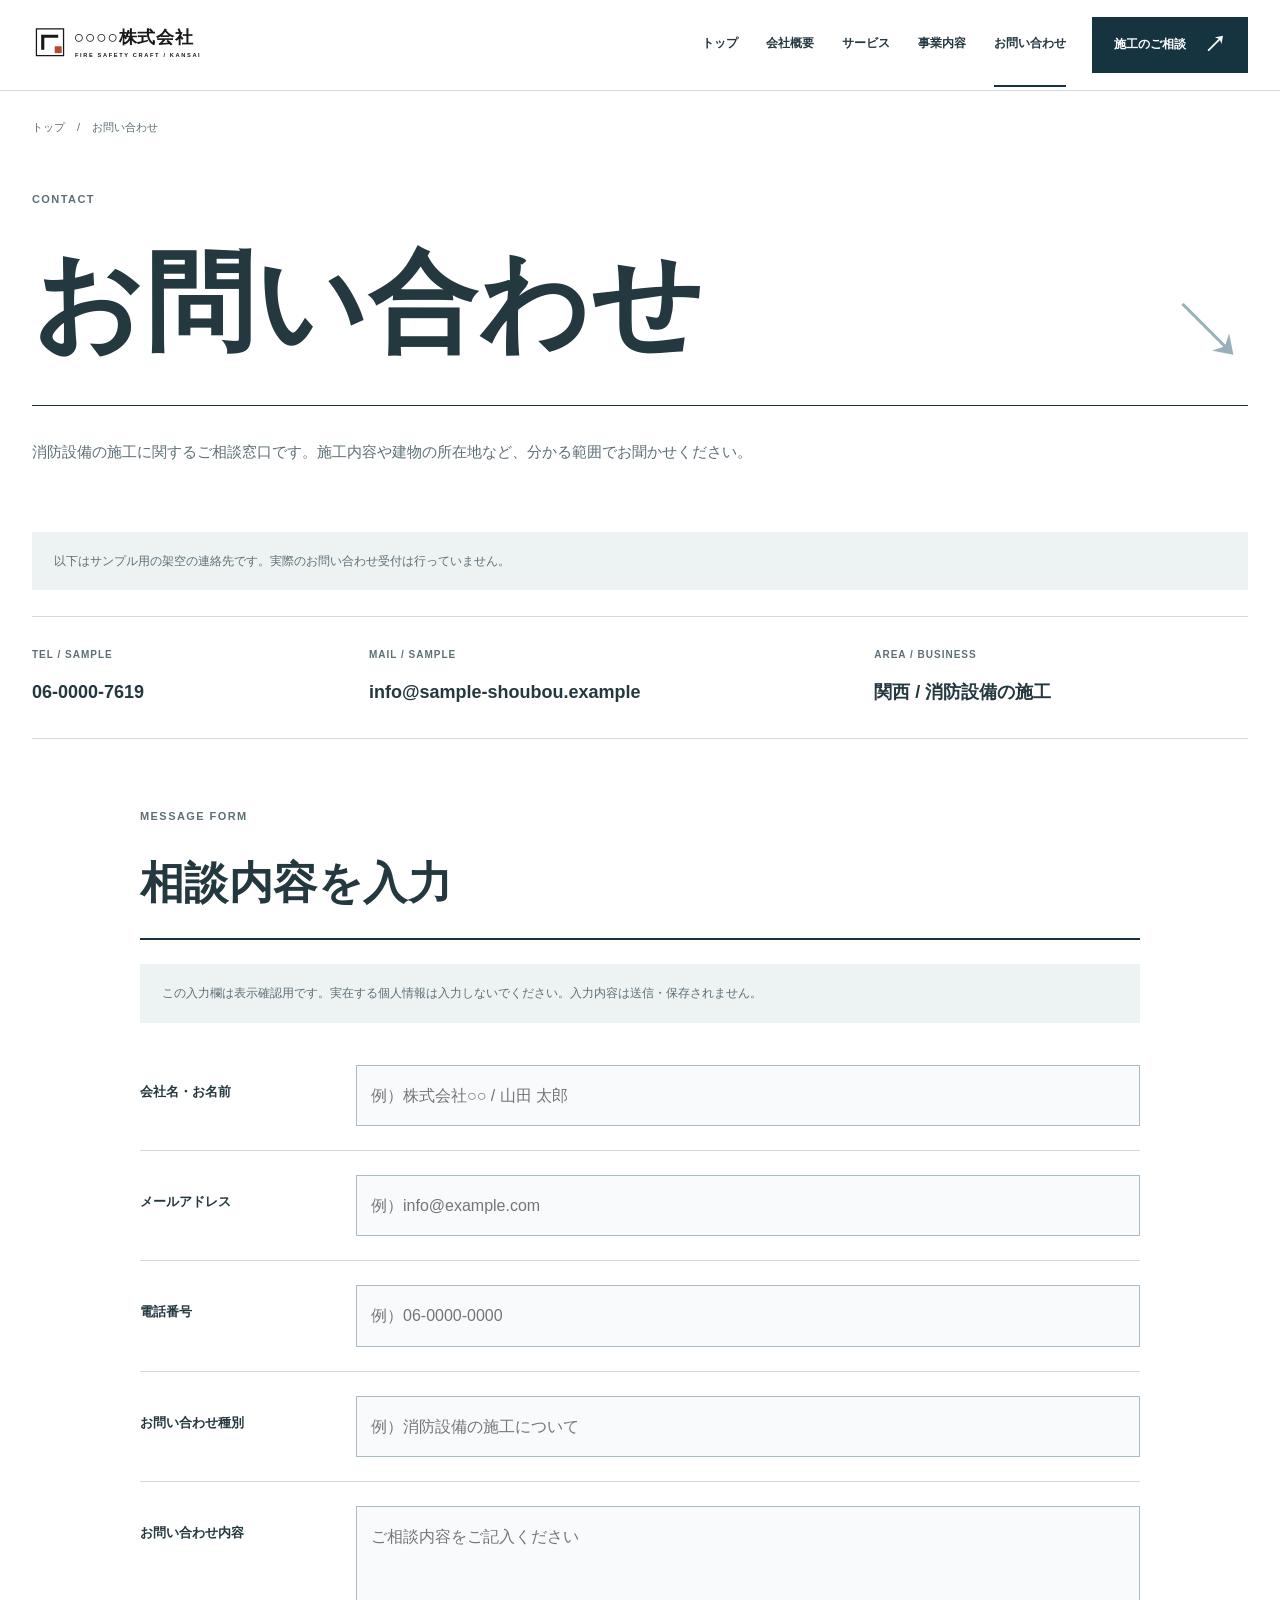
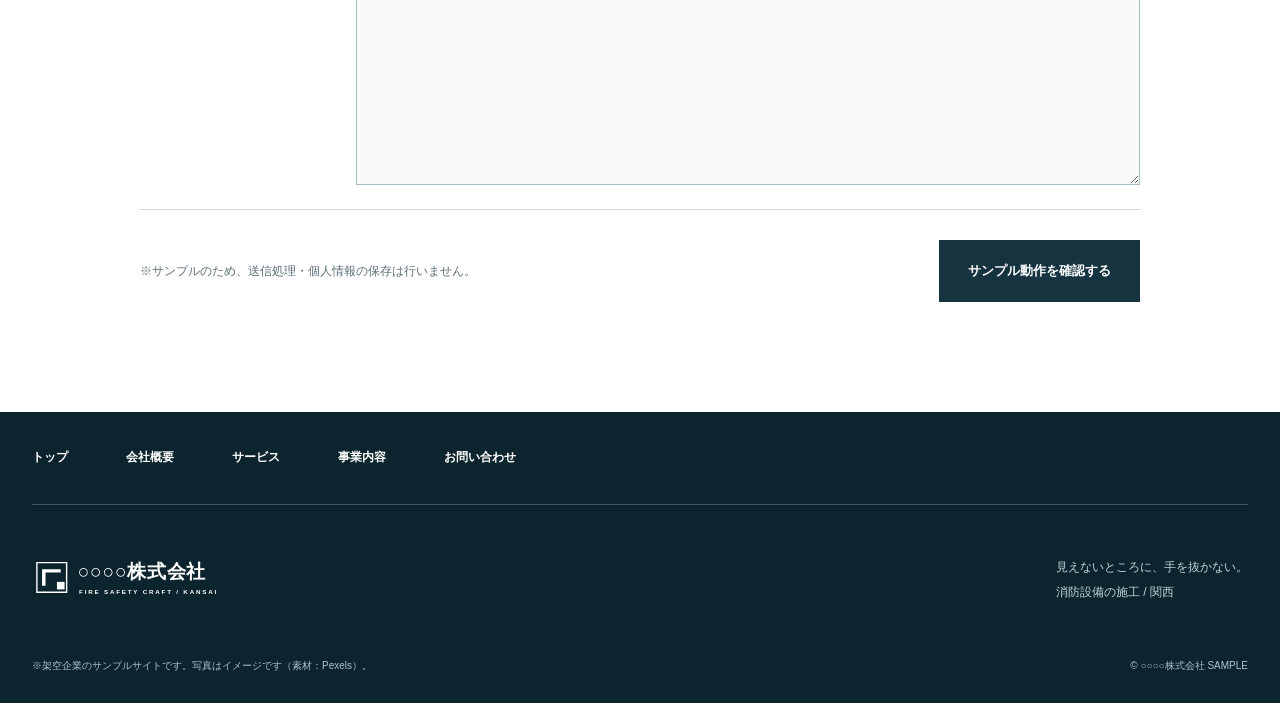
<file: contact.html>
<!doctype html>
<html lang="ja">
<head>
  <meta charset="utf-8">
  <meta name="viewport" content="width=device-width, initial-scale=1">
  <meta name="description" content="○○○○株式会社のお問い合わせサンプルページ。入力内容は送信・保存されません。">
  <meta name="theme-color" content="#153440">
  <title>お問い合わせ | ○○○○株式会社</title>
  <link rel="icon" href="assets/logo.svg?v=20260924-corporate" type="image/svg+xml">
  <link rel="stylesheet" href="css/craft-layout.css?v=20260925-photoqa">
  <link rel="stylesheet" href="css/japanese-wrap.css?v=20260918-craft">
</head>
<body>
<a class="skip-link" href="#main">本文へ移動</a>
<header class="site-header"><div class="container header-inner">
  <a class="logo" href="index.html"><img src="assets/logo.svg?v=20260924-corporate" alt="○○○○株式会社" width="390" height="80"></a>
  <nav class="site-nav" id="site-nav" aria-label="メインナビゲーション"><a href="index.html">トップ</a><a href="about.html">会社概要</a><a href="service.html">サービス</a><a href="business.html">事業内容</a><a href="contact.html" aria-current="page">お問い合わせ</a></nav>
  <a class="header-contact" href="contact.html">施工のご相談<span aria-hidden="true">↗</span></a>
  <button class="menu-button" type="button" aria-controls="site-nav" aria-label="メニューを開閉" aria-expanded="false"><span class="menu-lines" aria-hidden="true"></span>MENU</button>
</div></header>
<main id="main">
<section class="page-title"><div class="container">
      <nav class="breadcrumbs" aria-label="パンくずリスト"><a href="index.html">トップ</a><span aria-hidden="true">/</span><span aria-current="page">お問い合わせ</span></nav>
      <div class="page-title-line"><div class="hero-copy"><p class="eyebrow">CONTACT</p><h1 class=" jp-flow"><span class="jp-phrase">お問い合わせ</span></h1></div><span class="page-title-mark" aria-hidden="true">↘</span></div>
      <p class="page-description">消防設備の施工に関するご相談窓口です。施工内容や建物の所在地など、分かる範囲でお聞かせください。</p>
    </div></section>
<section class="contact-information"><div class="container"><p class="sample-note">以下はサンプル用の架空の連絡先です。実際のお問い合わせ受付は行っていません。</p><dl class="contact-channels"><div><dt>TEL / SAMPLE</dt><dd>06-0000-7619</dd></div><div><dt>MAIL / SAMPLE</dt><dd>info@sample-shoubou.example</dd></div><div><dt>AREA / BUSINESS</dt><dd>関西 / 消防設備の施工</dd></div></dl></div></section>
<section class="section contact-entry"><div class="container form-container"><div class="contact-form" role="form" aria-label="お問い合わせフォーム（サンプル）">
      <div class="form-title"><p class="eyebrow">MESSAGE FORM</p><h2 class="section-title jp-flow"><span class="jp-phrase">相談内容を入力</span></h2></div>
      <p class="sample-note">この入力欄は表示確認用です。実在する個人情報は入力しないでください。入力内容は送信・保存されません。</p>
      <div class="form-grid">
        <div class="form-row"><label for="name">会社名・お名前</label><input id="name" type="text" autocomplete="off" placeholder="例）株式会社○○ / 山田 太郎"></div>
        <div class="form-row"><label for="email">メールアドレス</label><input id="email" type="email" autocomplete="off" placeholder="例）info@example.com"></div>
        <div class="form-row"><label for="tel">電話番号</label><input id="tel" type="tel" autocomplete="off" placeholder="例）06-0000-0000"></div>
        <div class="form-row"><label for="type">お問い合わせ種別</label><input id="type" type="text" autocomplete="off" placeholder="例）消防設備の施工について"></div>
        <div class="form-row"><label for="message">お問い合わせ内容</label><textarea id="message" rows="8" autocomplete="off" placeholder="ご相談内容をご記入ください"></textarea></div>
      </div>
      <div class="form-actions"><p class="form-note">※サンプルのため、送信処理・個人情報の保存は行いません。</p><button class="button button-dark" id="contact-demo-button" type="button">サンプル動作を確認する</button></div>
    </div></div></section>

</main>

<footer class="site-footer"><div class="container">
  <nav class="footer-nav" aria-label="フッターナビ"><a href="index.html">トップ</a><a href="about.html">会社概要</a><a href="service.html">サービス</a><a href="business.html">事業内容</a><a href="contact.html" aria-current="page">お問い合わせ</a></nav>
  <div class="footer-identity"><a class="footer-logo" href="index.html"><img src="assets/logo.svg?v=20260924-corporate" alt="○○○○株式会社" width="390" height="80"></a><p>見えないところに、手を抜かない。<br>消防設備の施工 / 関西</p></div>
  <div class="footer-bottom"><p>※架空企業のサンプルサイトです。写真はイメージです（素材：Pexels）。</p><p>© ○○○○株式会社 SAMPLE</p></div>
</div></footer>
<script src="js/main.js"></script>
</body>
</html>
</file>
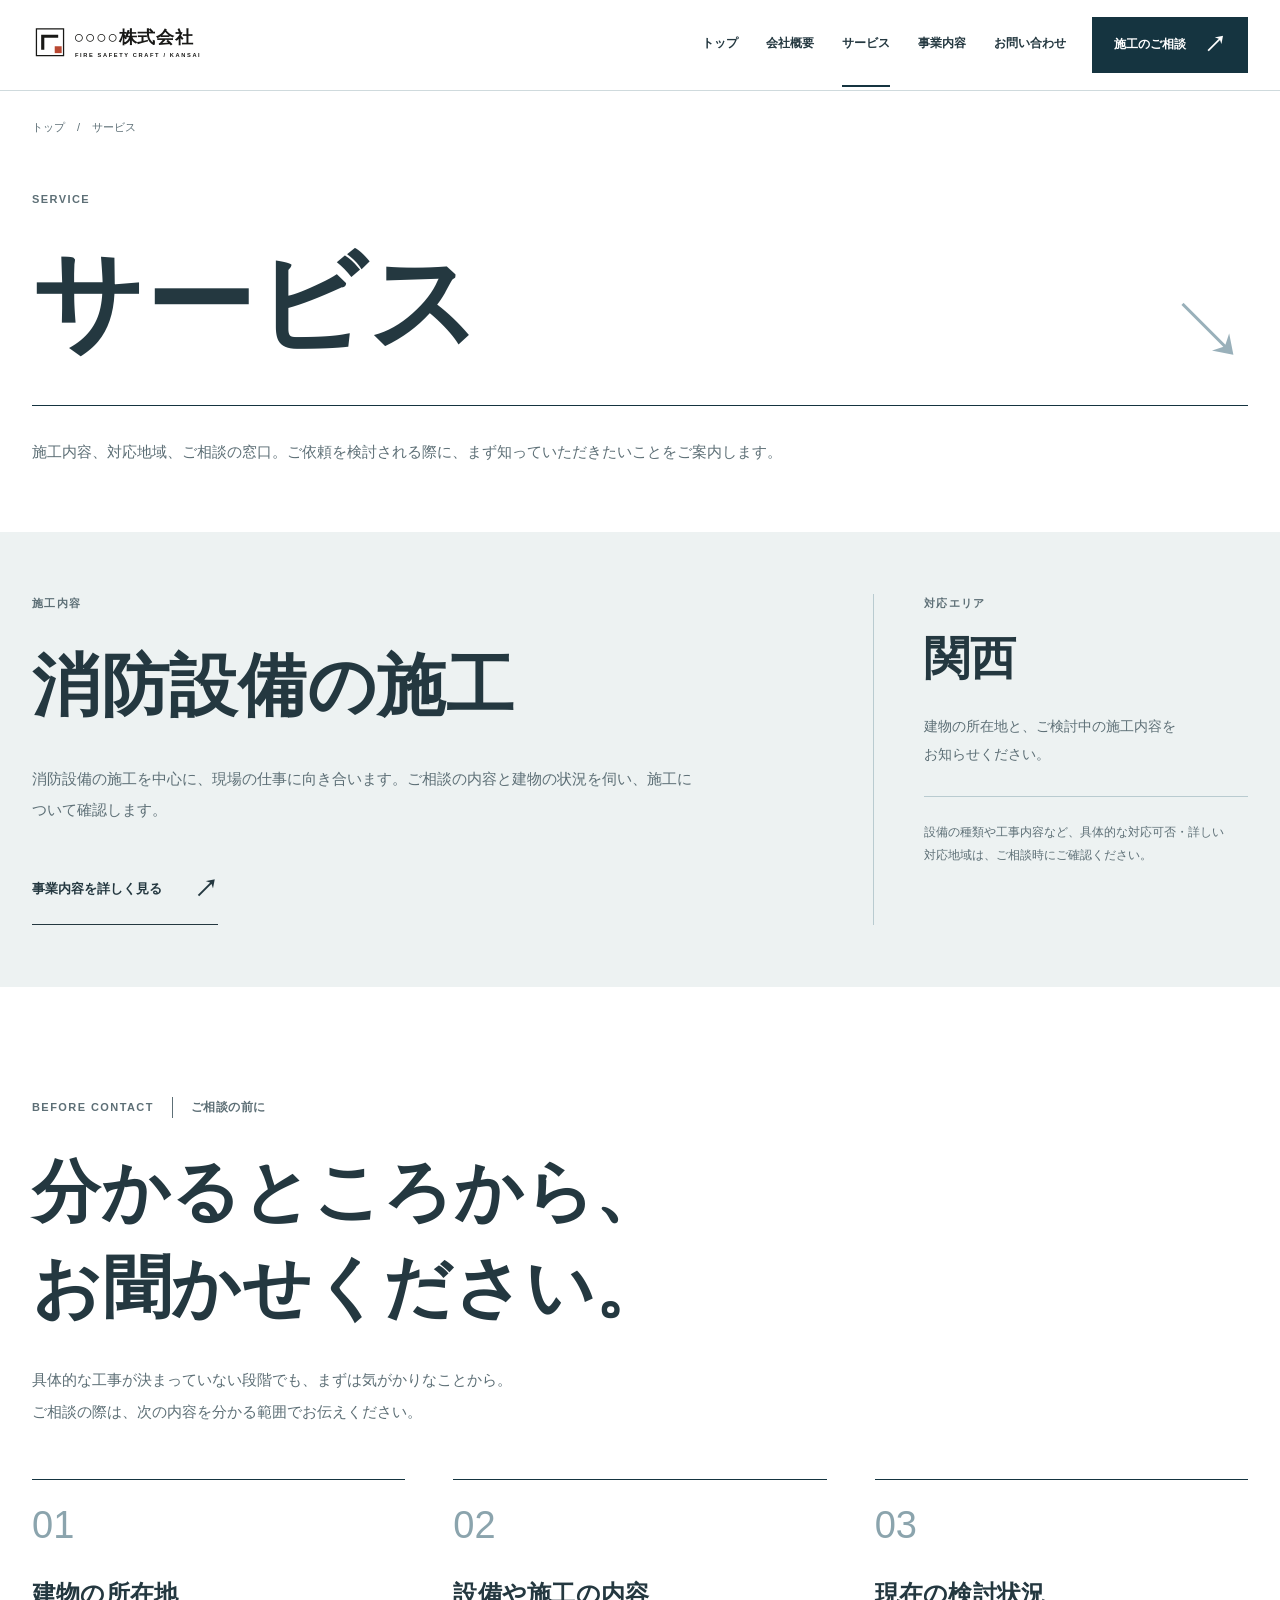
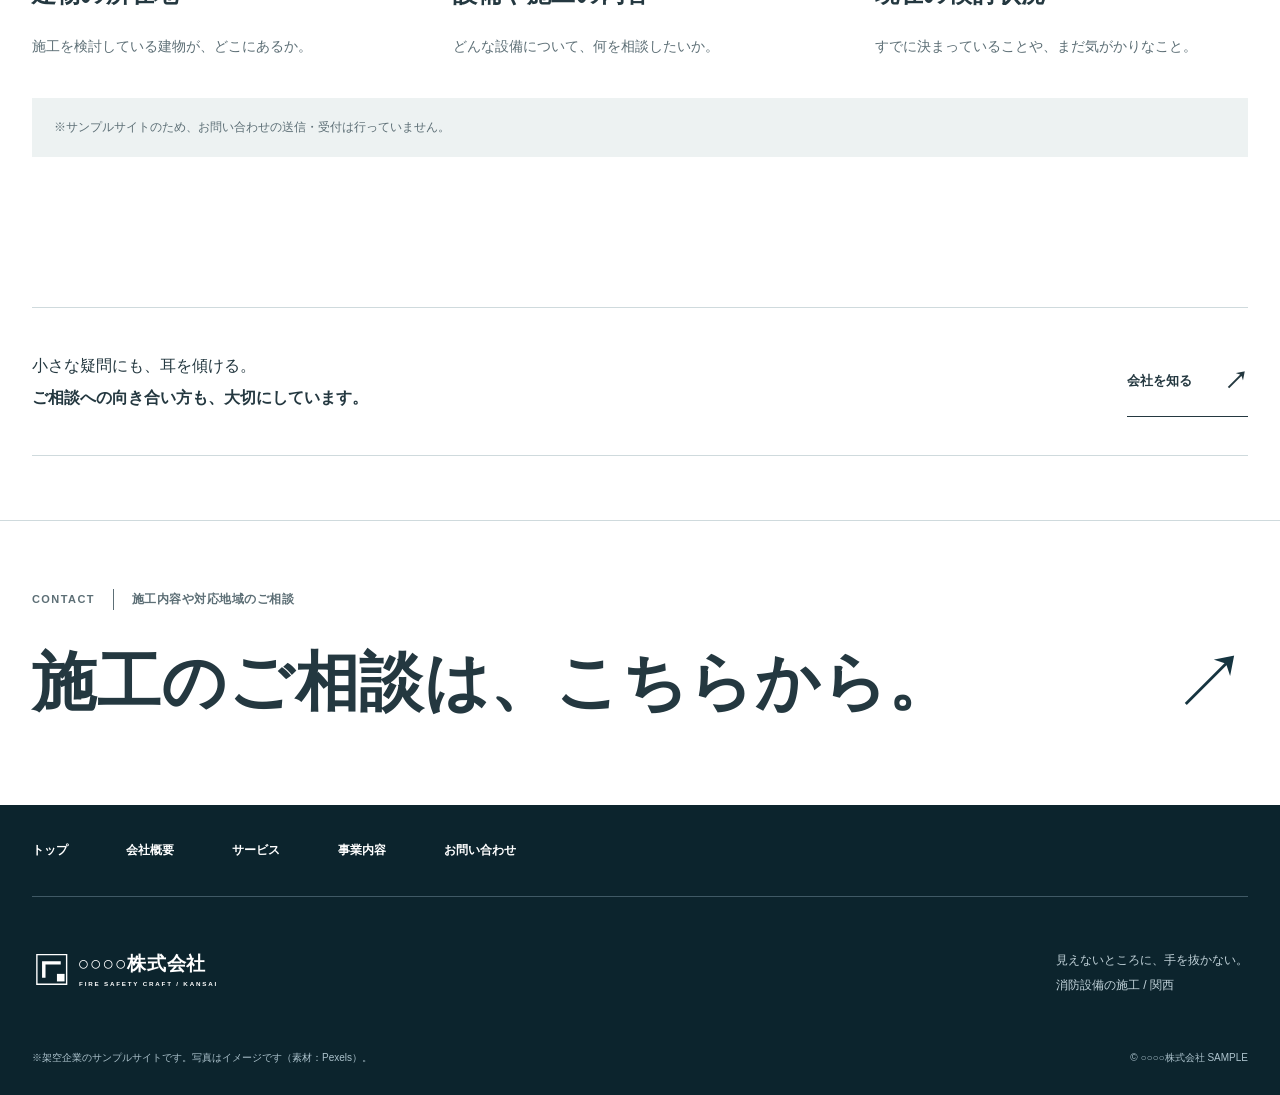
<file: service.html>
<!doctype html>
<html lang="ja">
<head>
  <meta charset="utf-8">
  <meta name="viewport" content="width=device-width, initial-scale=1">
  <meta name="description" content="○○○○株式会社のサービスサンプル。消防設備の施工について相談前に確認する内容を整理しています。">
  <meta name="theme-color" content="#153440">
  <title>サービス | ○○○○株式会社</title>
  <link rel="icon" href="assets/logo.svg?v=20260924-corporate" type="image/svg+xml">
  <link rel="stylesheet" href="css/craft-layout.css?v=20260925-photoqa">
  <link rel="stylesheet" href="css/japanese-wrap.css?v=20260918-craft">
</head>
<body>
<a class="skip-link" href="#main">本文へ移動</a>
<header class="site-header"><div class="container header-inner">
  <a class="logo" href="index.html"><img src="assets/logo.svg?v=20260924-corporate" alt="○○○○株式会社" width="390" height="80"></a>
  <nav class="site-nav" id="site-nav" aria-label="メインナビゲーション"><a href="index.html">トップ</a><a href="about.html">会社概要</a><a href="service.html" aria-current="page">サービス</a><a href="business.html">事業内容</a><a href="contact.html">お問い合わせ</a></nav>
  <a class="header-contact" href="contact.html">施工のご相談<span aria-hidden="true">↗</span></a>
  <button class="menu-button" type="button" aria-controls="site-nav" aria-label="メニューを開閉" aria-expanded="false"><span class="menu-lines" aria-hidden="true"></span>MENU</button>
</div></header>
<main id="main">
<section class="page-title"><div class="container">
      <nav class="breadcrumbs" aria-label="パンくずリスト"><a href="index.html">トップ</a><span aria-hidden="true">/</span><span aria-current="page">サービス</span></nav>
      <div class="page-title-line"><div class="hero-copy"><p class="eyebrow">SERVICE</p><h1 class=" jp-flow"><span class="jp-phrase">サービス</span></h1></div><span class="page-title-mark" aria-hidden="true">↘</span></div>
      <p class="page-description">施工内容、対応地域、ご相談の窓口。ご依頼を検討される際に、まず知っていただきたいことをご案内します。</p>
    </div></section>
<section class="service-overview"><div class="container service-overview-grid"><div class="service-primary"><p class="eyebrow">施工内容</p><h2 class="section-title jp-flow"><span class="jp-phrase">消防設備の施工</span></h2><p>消防設備の施工を中心に、現場の仕事に向き合います。ご相談の内容と建物の状況を伺い、施工について確認します。</p><a class="text-link" href="business.html">事業内容を詳しく見る<span aria-hidden="true">↗</span></a></div><div class="service-scope"><div><p class="eyebrow">対応エリア</p><p class="area-name">関西</p><p>建物の所在地と、ご検討中の施工内容をお知らせください。</p></div><div class="scope-note"><p>設備の種類や工事内容など、具体的な対応可否・詳しい対応地域は、ご相談時にご確認ください。</p></div></div></div></section>
<section class="section consultation-guide"><div class="container"><p class="eyebrow">BEFORE CONTACT <span>ご相談の前に</span></p><h2 class="section-title jp-flow"><span class="jp-phrase">分かるところから、</span><wbr><span class="jp-phrase">お聞かせください。</span></h2><p class="section-intro">具体的な工事が決まっていない段階でも、まずは気がかりなことから。<br>ご相談の際は、次の内容を分かる範囲でお伝えください。</p><ol class="preparation-list"><li><span class="step-label">01</span><h3>建物の所在地</h3><p>施工を検討している建物が、どこにあるか。</p></li><li><span class="step-label">02</span><h3>設備や施工の内容</h3><p>どんな設備について、何を相談したいか。</p></li><li><span class="step-label">03</span><h3>現在の検討状況</h3><p>すでに決まっていることや、まだ気がかりなこと。</p></li></ol><p class="sample-note">※サンプルサイトのため、お問い合わせの送信・受付は行っていません。</p></div></section>
<aside class="service-human"><div class="container"><p>小さな疑問にも、耳を傾ける。<br><strong>ご相談への向き合い方も、大切にしています。</strong></p><a class="text-link" href="about.html">会社を知る<span aria-hidden="true">↗</span></a></div></aside>

</main>
<section class="contact-door cta" aria-label="施工のご相談"><div class="container">
      <p class="eyebrow">CONTACT <span>施工内容や対応地域のご相談</span></p>
      <a class="contact-door-link" href="contact.html"><h2 class="section-title jp-flow"><span class="jp-phrase">施工のご相談は、</span><wbr><span class="jp-phrase">こちらから。</span></h2><span class="door-arrow" aria-hidden="true">↗</span></a>
    </div></section>
<footer class="site-footer"><div class="container">
  <nav class="footer-nav" aria-label="フッターナビ"><a href="index.html">トップ</a><a href="about.html">会社概要</a><a href="service.html" aria-current="page">サービス</a><a href="business.html">事業内容</a><a href="contact.html">お問い合わせ</a></nav>
  <div class="footer-identity"><a class="footer-logo" href="index.html"><img src="assets/logo.svg?v=20260924-corporate" alt="○○○○株式会社" width="390" height="80"></a><p>見えないところに、手を抜かない。<br>消防設備の施工 / 関西</p></div>
  <div class="footer-bottom"><p>※架空企業のサンプルサイトです。写真はイメージです（素材：Pexels）。</p><p>© ○○○○株式会社 SAMPLE</p></div>
</div></footer>
<script src="js/main.js"></script>
</body>
</html>
</file>
<file: css/craft-layout.css>
:root{--ink:#153440;--deep:#0c242d;--text:#243840;--muted:#5d6f76;--line:#cfdadd;--surface:#edf2f2;--accent:#c19a60;--max:1280px;--font:"Yu Gothic","Hiragino Kaku Gothic ProN",Meiryo,sans-serif}
*{box-sizing:border-box}
html{scroll-behavior:smooth;scroll-padding-top:110px}
body{margin:0;background:#fff;color:var(--text);font-family:var(--font);line-height:1.95;-webkit-font-smoothing:antialiased}
a{color:inherit;text-decoration:none}
img{display:block;max-width:100%;height:auto}
figure,dl,p{margin:0}
dd{margin:0}
h1,h2,h3{margin:0;font-family:var(--font);font-weight:700;letter-spacing:.01em}
button,input,textarea{font:inherit}
button,summary{cursor:pointer}
a,button,input,textarea,summary{-webkit-tap-highlight-color:transparent}
a:focus-visible,button:focus-visible,input:focus-visible,textarea:focus-visible,summary:focus-visible{outline:3px solid var(--accent);outline-offset:5px}
.container{width:min(calc(100% - 64px),var(--max));margin-inline:auto}
.section{padding:110px 0}
.section-title{font-size:var(--heading-size,clamp(40px,5.3vw,68px));line-height:1.42}
.display-title{font-size:clamp(42px,5.6vw,72px)}
.eyebrow{display:flex;align-items:center;flex-wrap:wrap;gap:18px;margin-bottom:26px;color:var(--muted);font-size:11px;font-weight:700;line-height:1.7;letter-spacing:.13em}
.eyebrow>span{padding-left:18px;border-left:1px solid currentColor;font-size:12px;letter-spacing:.04em}
.section-intro{max-width:850px;margin-top:28px;font-size:15px;color:var(--muted);line-height:2.1}
.text-link{display:inline-flex;align-items:center;justify-content:space-between;gap:32px;max-width:100%;padding:15px 0;border-bottom:1px solid currentColor;font-size:13px;font-weight:700;line-height:1.7}
.text-link>span{flex-shrink:0;font-size:24px;transition:transform .2s}
.text-link:hover>span{transform:translate(3px,-3px)}
.sample-note{padding:18px 22px;background:var(--surface);color:var(--muted);font-size:12px;line-height:1.9}
.skip-link{position:fixed;z-index:100;top:12px;left:16px;padding:12px 20px;background:#fff;transform:translateY(-160%)}
.skip-link:focus{transform:none}

/* Header */
.site-header{position:sticky;top:0;z-index:50;background:#fff;border-bottom:1px solid var(--line)}
.header-inner{display:grid;grid-template-columns:auto minmax(0,1fr) auto;align-items:center;gap:26px;min-height:90px}
.logo img{width:246px}
.site-nav{display:flex;align-items:center;justify-content:flex-end;gap:28px}
.site-nav a{padding:29px 0;font-size:12px;font-weight:700;white-space:nowrap;border-bottom:2px solid transparent}
.site-nav a:hover,.site-nav a[aria-current="page"]{border-bottom-color:var(--ink)}
.header-contact{display:flex;align-items:center;justify-content:space-between;gap:18px;padding:16px 22px;background:var(--ink);color:#fff;font-size:12px;font-weight:700;white-space:nowrap}
.header-contact:hover{background:var(--deep)}
.header-contact>span{font-size:22px;line-height:1}
.menu-button{display:none;align-items:center;gap:10px;padding:12px 0 12px 12px;border:0;background:none;color:var(--ink);font-size:10px;font-weight:700;letter-spacing:.08em}
.menu-lines{width:20px;height:10px;border-top:2px solid currentColor;border-bottom:2px solid currentColor}

/* Business first, followed by a separate panoramic image. */
.business-opening{padding-top:68px}
.opening-grid{display:grid;grid-template-columns:180px minmax(0,1fr);gap:56px;align-items:start}
.opening-grid>*{min-width:0}
.opening-meta{padding-top:11px}
.opening-business-tag{display:inline-flex;align-items:center;min-height:30px;padding:5px 10px;background:var(--ink);color:#fff;font-size:10px;font-weight:700;letter-spacing:.08em}
.opening-area{margin-top:24px;font-size:20px;font-weight:700;line-height:1.9}
.opening-declaration{margin:2px 0 22px;color:var(--muted);font-size:10px;font-weight:700;letter-spacing:.16em}
.opening-meta dl{margin-top:28px}
.opening-meta dl>div{padding:13px 0;border-top:1px solid var(--line)}
.opening-meta dt{font-size:10px;color:var(--muted)}
.opening-meta dd{margin-top:4px;font-size:13px;font-weight:700}
.hero-copy{min-width:0;max-width:100%}
.hero-copy h1{font-size:clamp(56px,7.4vw,100px);line-height:1.28;letter-spacing:.01em}
.opening-bottom{display:flex;align-items:flex-end;justify-content:space-between;gap:36px;margin:34px 0 52px}
.opening-bottom>p{color:var(--muted);font-size:15px;line-height:2.1}
.opening-bottom .text-link{flex-shrink:0}
.opening-panorama{position:relative;background:var(--surface)}
.opening-panorama>img{width:100%;height:430px;object-fit:cover;object-position:center 76%}
.opening-panorama figcaption{display:flex;align-items:center;justify-content:space-between;gap:24px;width:min(calc(100% - 64px),var(--max));margin-inline:auto;padding:18px 0;font-size:12px}
.opening-panorama figcaption>span:last-child{font-size:10px;color:var(--muted)}
.opening-route{display:flex;align-items:center;justify-content:space-between;gap:30px;padding-block:26px;border-bottom:1px solid var(--line);font-size:13px}
.opening-route>span{color:var(--muted)}
.opening-route>a{display:flex;align-items:center;gap:48px;font-weight:700}
.opening-route>a>span{font-size:24px;line-height:1}

/* Photo stories: a large study of the work, with two detail views. */
.gallery-heading{margin-bottom:56px}
.craft-gallery{display:grid;grid-template-columns:minmax(0,1.45fr) minmax(0,1fr);grid-template-rows:auto auto;gap:48px 70px;align-items:start}
.craft-gallery figure{min-width:0}
.craft-feature{grid-row:1/3}
.craft-photo-wrap{position:relative;overflow:hidden;background:var(--surface)}
.craft-gallery img{width:100%;height:260px;object-fit:cover;background:var(--surface);transition:transform .45s ease}
.craft-gallery figure:hover img{transform:scale(1.018)}
.craft-feature img{height:650px;object-position:center 45%}
.photo-index{position:absolute;left:16px;top:16px;padding:7px 9px;background:rgba(255,255,255,.92);color:var(--ink);font-size:9px;font-weight:700;line-height:1;letter-spacing:.14em}
.craft-gallery .detail-crop{object-position:center 44%}
.craft-finish img{object-position:35% 15%}
.craft-gallery figcaption{padding-top:24px}
.photo-topic{margin-bottom:10px;font-size:11px;font-weight:700;color:var(--muted)}
.craft-gallery h3{font-size:26px;line-height:1.55}
.craft-gallery figcaption>p:last-child{max-width:620px;margin-top:14px;font-size:14px;line-height:2.1;color:var(--muted)}
.photo-note{margin-top:36px;color:var(--muted);font-size:10px;text-align:right}

/* People: a portrait and native, keyboard-accessible attitude panels. */
.conversation-section{padding:92px 0 104px;background:var(--ink);color:#fff}
.conversation-heading{padding-bottom:54px;border-bottom:1px solid #4a6470}
.conversation-section .eyebrow{color:#bfd0d7}
.conversation-grid{display:grid;grid-template-columns:300px minmax(0,1fr);gap:100px;margin-top:58px}
.conversation-grid>*{min-width:0}
.conversation-portrait img{width:100%;height:390px;object-fit:cover;object-position:45% center;background:#2a4b59}
.conversation-portrait figcaption{margin-top:20px;color:#d1dfe4;line-height:1.8}
.conversation-portrait figcaption>span{display:block;margin-bottom:8px;color:#9fb5bf;font-size:9px;font-weight:700;letter-spacing:.15em}
.conversation-portrait figcaption>strong{display:block;color:#fff;font-size:15px;font-weight:700}
.conversation-lead{margin-bottom:34px;color:#d1dfe4;font-size:15px;line-height:2.1}
.attitude{border-top:1px solid #55707c}
.attitude:last-of-type{border-bottom:1px solid #55707c}
.attitude summary{display:flex;align-items:center;justify-content:space-between;gap:24px;padding:25px 0;font-size:clamp(20px,2vw,26px);font-weight:700;line-height:1.7;list-style:none}
.attitude summary::-webkit-details-marker{display:none}
.attitude-question{display:flex;align-items:baseline;gap:18px;min-width:0}
.attitude-question>span{min-width:0;overflow-wrap:anywhere}
.attitude-question>b{flex:0 0 auto;color:#9fb5bf;font-size:10px;letter-spacing:.12em}
.attitude-toggle{position:relative;flex:0 0 22px;height:22px}
.attitude-toggle::before,.attitude-toggle::after{content:"";position:absolute;left:3px;right:3px;top:10px;height:1px;background:currentColor}
.attitude-toggle::after{transform:rotate(90deg)}
.attitude[open] .attitude-toggle::after{display:none}
.attitude>div{padding:0 48px 28px 0;color:#d1dfe4;font-size:14px;line-height:2.1}
.text-link-light{margin-top:34px;color:#fff;border-bottom-color:#8ba2ae}
.company-gateway{padding:74px 0;background:var(--surface)}
.gateway-grid{display:grid;grid-template-columns:minmax(0,.9fr) minmax(0,1.1fr);gap:90px;align-items:center}
.gateway-grid>*{min-width:0}
.gateway-title{font-size:clamp(26px,3vw,40px);line-height:1.5}
.gateway-grid>div>p:last-child{margin-top:16px;font-size:13px;color:var(--muted)}
.gateway-grid nav{display:flex;flex-direction:column;border-top:1px solid var(--ink)}
.gateway-grid nav>a{display:flex;align-items:center;justify-content:space-between;gap:24px;padding:18px 0;border-bottom:1px solid var(--line);font-size:17px;font-weight:700}
.gateway-grid nav>a>span:last-child{font-size:26px}

/* Inner pages share an open title, with content specific to each page. */
.page-title{padding:26px 0 64px}
.breadcrumbs{display:flex;align-items:center;flex-wrap:wrap;gap:12px;margin-bottom:52px;color:var(--muted);font-size:11px}
.breadcrumbs a:hover{text-decoration:underline}
.page-title-line{display:flex;align-items:flex-end;justify-content:space-between;gap:32px;padding-bottom:34px;border-bottom:1px solid var(--ink)}
.page-title .hero-copy h1{font-size:clamp(60px,8.5vw,112px);line-height:1.25}
.page-title-mark{color:#99b0ba;font-size:80px;font-family:Arial,sans-serif;line-height:1}
.page-description{max-width:920px;margin-top:30px;color:var(--muted);font-size:15px;line-height:2.1}

/* About: personality first, followed by the company record. */
.about-character{padding:12px 0 86px}
.character-grid{display:grid;grid-template-columns:minmax(0,.8fr) minmax(0,1.5fr);gap:86px;align-items:center}
.character-grid>*{min-width:0}
.character-portrait img{width:100%;height:560px;object-fit:cover;object-position:32% center;background:var(--surface)}
.character-portrait figcaption{display:flex;justify-content:space-between;gap:18px;padding-top:14px;color:var(--muted);font-size:10px}
.character-message>p:not(.eyebrow){margin-top:26px;color:var(--muted);font-size:15px;line-height:2.1}
.character-message .text-link{margin-top:24px}
.character-promises{padding:52px 0;background:var(--ink);color:#fff}
.promise-grid{display:grid;grid-template-columns:repeat(3,minmax(0,1fr));gap:60px}
.promise-dot{display:block;width:8px;height:8px;margin-bottom:22px;background:var(--accent)}
.promise-grid h3{font-size:25px;line-height:1.5}
.promise-grid p{margin-top:16px;color:#d1dfe4;font-size:14px;line-height:2}
.company-profile{background:var(--surface)}
.profile-title{display:flex;align-items:flex-end;justify-content:space-between;flex-wrap:wrap;gap:28px;margin-bottom:32px}
.profile-title .eyebrow{margin:0}
.company-profile .sample-note{padding:0 0 30px;background:transparent}
.profile-sheet{border-top:1px solid var(--ink)}
.profile-row{display:grid;grid-template-columns:220px minmax(0,1fr);gap:50px;padding:25px 0;border-bottom:1px solid #bdcdd3;font-size:14px}
.profile-row dt{font-weight:700}
.profile-row dd{color:var(--muted);overflow-wrap:anywhere}

/* Service: scope at a glance, followed by information to prepare. */
.service-overview{padding:62px 0;background:var(--surface)}
.service-overview-grid{display:grid;grid-template-columns:minmax(0,1.6fr) minmax(0,.8fr);gap:90px}
.service-overview-grid>*{min-width:0}
.service-primary>p:not(.eyebrow){max-width:680px;margin-top:28px;color:var(--muted);font-size:15px;line-height:2.1}
.service-primary .text-link{margin-top:28px}
.service-scope{padding-left:50px;border-left:1px solid #b9cbd0}
.service-scope .eyebrow{margin-bottom:12px}
.area-name{font-size:46px;font-weight:700;line-height:1.5}
.service-scope .area-name+p{margin-top:20px;font-size:14px;color:var(--muted)}
.scope-note{margin-top:28px;padding-top:24px;border-top:1px solid #b9cbd0;font-size:12px;color:var(--muted);line-height:1.95}
.preparation-list{display:grid;grid-template-columns:repeat(3,minmax(0,1fr));gap:48px;margin:52px 0 36px;padding:0;list-style:none}
.preparation-list li{padding-top:26px;border-top:1px solid var(--ink)}
.step-label{display:block;margin-bottom:32px;color:#8ba4ad;font-size:38px;font-family:Arial,sans-serif;line-height:1}
.preparation-list h3{font-size:24px;line-height:1.5}
.preparation-list p{margin-top:20px;color:var(--muted);font-size:14px;line-height:2.1}
.service-human{padding:40px 0 64px}
.service-human>.container{display:flex;align-items:center;justify-content:space-between;gap:40px;padding-block:38px;border-block:1px solid var(--line)}
.service-human p{font-size:16px;line-height:2}
.service-human strong{font-weight:700}

/* Business: work image with a compact specification panel. */
.business-visual{display:grid;grid-template-columns:minmax(0,2.8fr) minmax(280px,1fr);max-width:1600px;margin-inline:auto;background:var(--ink);color:#fff}
.business-visual>figure{min-width:0}
.business-visual>figure>img{width:100%;height:510px;object-fit:cover;object-position:center 22%;background:var(--surface)}
.business-visual figcaption{display:flex;align-items:center;justify-content:space-between;gap:20px;padding:18px 32px;font-size:12px}
.business-visual figcaption>span{font-size:10px;color:#c2d3da}
.business-spec{padding:42px 38px}
.business-spec .eyebrow{color:#b8ccd4}
.business-spec dl>div{padding:22px 0;border-top:1px solid #506d79}
.business-spec dt{font-size:11px;color:#b8ccd4}
.business-spec dd{margin-top:10px;font-size:22px;font-weight:700;line-height:1.65}
.business-statement{display:grid;grid-template-columns:1.25fr 1fr;gap:80px;max-width:1060px;margin:38px 0 0 auto;color:var(--muted);font-size:15px;line-height:2.15}
.business-service-link{display:flex;align-items:center;justify-content:space-between;gap:40px;margin-top:66px;padding:30px 34px;background:var(--surface)}
.business-service-link>div>span{display:block;color:var(--muted);font-size:12px}
.business-service-link strong{display:block;margin-top:8px;font-size:21px;font-weight:700;line-height:1.7}
.business-service-link>span{font-size:38px;flex-shrink:0}

/* Contact: channels above one generous form column. */
.contact-information{padding-bottom:44px}
.contact-channels{display:grid;grid-template-columns:.8fr 1.25fr 1fr;gap:38px;margin-top:26px;padding:28px 0;border-block:1px solid var(--line)}
.contact-channels>div{min-width:0}
.contact-channels dt{color:var(--muted);font-size:10px;font-weight:700;letter-spacing:.1em}
.contact-channels dd{margin-top:10px;font-size:18px;font-weight:700;overflow-wrap:anywhere}
.contact-entry{padding-top:24px}
.form-container{max-width:1000px}
.form-title{--heading-size:44px;padding-bottom:24px;border-bottom:2px solid var(--ink)}
.contact-form>.sample-note{margin-top:24px}
.form-grid{margin-top:18px}
.form-row{display:grid;grid-template-columns:180px minmax(0,1fr);align-items:start;gap:36px;padding:24px 0;border-bottom:1px solid var(--line)}
.form-row>*{min-width:0}
.form-row label{padding-top:14px;font-size:13px;font-weight:700}
.contact-form input,.contact-form textarea{display:block;width:100%;min-width:0;padding:14px;border:1px solid #a7bcc5;border-radius:0;background:#f8fafb;color:var(--text);resize:vertical}
.contact-form input:focus,.contact-form textarea:focus{border-color:var(--ink);background:#fff}
.form-actions{display:flex;align-items:center;justify-content:space-between;gap:36px;margin-top:30px}
.form-note{color:var(--muted);font-size:12px;line-height:1.9}
.button{display:inline-flex;justify-content:center;align-items:center;max-width:100%;min-height:62px;padding:18px 28px;border:1px solid transparent;font-size:13px;font-weight:700;line-height:1.7}
.button-dark{background:var(--ink);color:#fff}
.button-dark:hover{background:var(--deep)}
.form-actions .button{flex-shrink:0}

/* Direct contact entrance and company footer. */
.contact-door{padding:68px 0 76px;border-top:1px solid var(--line);background:#fff}
.contact-door-link{display:flex;align-items:center;justify-content:space-between;gap:44px}
.cta h2{font-size:clamp(38px,5vw,64px);line-height:1.45}
.door-arrow{flex-shrink:0;color:var(--ink);font-size:76px;font-family:Arial,sans-serif;line-height:1;transition:transform .2s}
.contact-door-link:hover .door-arrow{transform:translate(5px,-5px)}
.site-footer{background:var(--deep);color:#fff}
.footer-nav{display:flex;align-items:center;flex-wrap:wrap;gap:30px 58px;padding:34px 0;border-bottom:1px solid #405965;font-size:12px;font-weight:700}
.footer-nav a:hover{text-decoration:underline}
.footer-identity{display:flex;align-items:center;justify-content:space-between;gap:40px;padding:48px 0}
.footer-logo img{width:270px;filter:brightness(0) invert(1)}
.footer-identity>p{color:#c2d3da;font-size:12px;line-height:2.1}
.footer-bottom{display:flex;align-items:start;justify-content:space-between;gap:24px;padding:0 0 28px;color:#adc3cd;font-size:10px;line-height:1.9}

@media(max-width:1080px){
  .header-inner{grid-template-columns:minmax(0,1fr) auto;min-height:80px}
  .logo img{width:224px}
  .header-contact{display:none}
  .menu-button{display:flex}
  .site-nav{display:none;position:absolute;top:100%;left:0;right:0;flex-direction:column;align-items:stretch;gap:0;padding:12px 32px 24px;background:var(--ink);color:#fff}
  .site-nav.open{display:flex}
  .site-nav a{padding:15px 0;border-bottom:1px solid #48626d}
  .site-nav a[aria-current="page"]{color:#e7c591}
  .opening-grid{grid-template-columns:minmax(0,1fr);gap:28px}
  .opening-meta{display:flex;align-items:center;justify-content:space-between;gap:24px;padding:0}
  .opening-business-tag{flex-shrink:0}
  .opening-area{margin:0;font-size:14px}
  .opening-meta dl{display:flex;gap:24px;margin:0}
  .opening-meta dl>div{padding:0;border:0}
  .opening-meta dt{font-size:9px}
  .opening-meta dd{font-size:11px}
  .craft-gallery{gap:40px}
  .craft-feature img{height:620px}
  .conversation-grid{grid-template-columns:250px minmax(0,1fr);gap:54px}
  .character-grid{gap:48px}
  .service-overview-grid{gap:50px}
  .service-scope{padding-left:32px}
  .business-spec{padding:36px 26px}
}
@media(max-width:980px){
  .section{padding:84px 0}
  .business-opening{padding-top:44px}
  .opening-bottom{margin-bottom:38px}
  .opening-panorama>img{height:360px}
  .craft-gallery{gap:40px 32px;grid-template-columns:minmax(0,1.15fr) minmax(0,1fr)}
  .craft-gallery h3{font-size:23px}
  .craft-feature img{height:580px}
  .craft-detail img,.craft-finish img{height:220px}
  .conversation-section{padding:74px 0}
  .conversation-grid{grid-template-columns:220px minmax(0,1fr);gap:42px}
  .conversation-portrait img{height:340px}
  .conversation-lead br{display:none}
  .attitude summary{font-size:21px;gap:18px}
  .gateway-grid{gap:44px}
  .character-grid{grid-template-columns:minmax(0,.8fr) minmax(0,1.2fr);gap:40px}
  .character-portrait img{height:510px}
  .promise-grid{gap:32px}
  .promise-grid h3{font-size:22px}
  .profile-row{grid-template-columns:180px minmax(0,1fr);gap:32px}
  .service-overview-grid{grid-template-columns:1fr;gap:36px}
  .service-scope{display:grid;grid-template-columns:1fr 1fr;gap:44px;padding:30px 0 0;border-left:0;border-top:1px solid #b9cbd0}
  .scope-note{align-self:center;margin:0;padding:0;border:0}
  .preparation-list{gap:28px}
  .business-visual{grid-template-columns:minmax(0,1.8fr) minmax(250px,1fr)}
  .business-visual>figure>img{height:470px}
  .business-visual figcaption{padding:16px 24px;font-size:10px}
  .business-statement{gap:44px}
  .contact-channels{grid-template-columns:1fr 1.2fr;gap:24px 34px}
  .contact-channels>div:last-child{grid-column:1/-1}
  .contact-channels dd{font-size:16px}
}
@media(max-width:720px){
  .container{width:min(calc(100% - 32px),var(--max))}
  .section{padding:62px 0}
  .header-inner{min-height:72px;gap:14px}
  .logo img{width:188px}
  .menu-button{gap:8px}
  .site-nav{padding-inline:20px}
  .eyebrow{gap:12px;margin-bottom:22px;font-size:10px}
  .eyebrow>span{padding-left:12px;font-size:11px}
  .section-intro{margin-top:22px;font-size:14px}
  .section-intro br{display:none}
  .business-opening{padding-top:28px}
  .opening-meta{align-items:flex-start;gap:16px}
  .opening-area{display:none}
  .opening-business-tag{font-size:9px}
  .opening-declaration{margin-bottom:16px;font-size:9px}
  .opening-meta dl{gap:18px}
  .opening-meta dd{font-size:10px}
  .opening-grid{gap:26px}
  .opening-bottom{display:block;margin:26px 0 30px}
  .opening-bottom>p{font-size:14px}
  .opening-bottom .text-link{margin-top:12px;font-size:12px}
  .opening-panorama>img{height:300px;object-position:center 76%}
  .opening-panorama figcaption{width:calc(100% - 32px);gap:16px;padding-block:14px;font-size:10px}
  .opening-panorama figcaption>span:last-child{font-size:9px;flex-shrink:0}
  .opening-route{align-items:flex-start;flex-direction:column;gap:10px;padding-block:20px;font-size:12px}
  .opening-route>a{justify-content:space-between;width:100%}
  .gallery-heading{margin-bottom:34px}
  .craft-gallery{grid-template-columns:minmax(0,1fr);gap:38px}
  .craft-feature{grid-row:auto}
  .craft-feature img{height:400px;object-position:center 45%}
  .craft-detail img,.craft-finish img{height:260px}
  .craft-gallery figcaption{padding-top:18px}
  .craft-gallery h3{font-size:23px}
  .craft-gallery figcaption>p:last-child{font-size:14px}
  .photo-note{margin-top:28px;text-align:left}
  .conversation-section{padding:60px 0}
  .conversation-heading{padding-bottom:30px}
  .conversation-grid{grid-template-columns:minmax(0,1fr);gap:30px;margin-top:30px}
  .conversation-portrait{display:grid;grid-template-columns:minmax(0,1fr) minmax(0,1fr);align-items:end;gap:22px}
  .conversation-portrait img{height:220px;object-position:45% center}
  .conversation-portrait figcaption{margin:0}
  .conversation-portrait figcaption>span{font-size:8px}
  .conversation-portrait figcaption>strong{font-size:12px}
  .conversation-lead{margin-bottom:26px;font-size:14px}
  .attitude summary{gap:16px;padding-block:22px;font-size:19px}
  .attitude-question{gap:12px}
  .attitude-question>b{font-size:9px}
  .attitude>div{padding:0 20px 24px 0;font-size:14px}
  .text-link-light{margin-top:26px}
  .company-gateway{padding:50px 0}
  .gateway-grid{grid-template-columns:1fr;gap:28px}
  .gateway-grid nav>a{padding-block:16px;font-size:16px}
  .page-title{padding:22px 0 36px}
  .breadcrumbs{gap:10px;margin-bottom:32px;font-size:10px}
  .page-title-line{gap:16px;padding-bottom:24px}
  .page-title .hero-copy h1{font-size:clamp(30px,8.4vw,38px);line-height:1.4}
  .page-title-mark{font-size:38px}
  .page-description{margin-top:24px;font-size:14px}
  .about-character{padding:0 0 48px}
  .character-grid{grid-template-columns:minmax(0,1fr);gap:32px}
  .character-portrait img{height:350px;object-position:32% center}
  .character-portrait figcaption{font-size:9px}
  .character-message>p:not(.eyebrow){margin-top:22px;font-size:14px}
  .character-promises{padding:36px 0}
  .promise-grid{grid-template-columns:minmax(0,1fr);gap:0}
  .promise-grid article{padding:26px 0;border-top:1px solid #506d79}
  .promise-grid article:first-child{padding-top:0;border-top:0}
  .promise-grid article:last-child{padding-bottom:0}
  .promise-dot{margin-bottom:16px}
  .promise-grid h3{font-size:24px}
  .promise-grid p{margin-top:12px}
  .profile-title{display:block;margin-bottom:26px}
  .profile-title .eyebrow{margin-bottom:20px}
  .profile-row{grid-template-columns:1fr;gap:8px;padding:22px 0}
  .service-overview{padding:38px 0}
  .service-primary>p:not(.eyebrow){margin-top:24px;font-size:14px}
  .service-scope{grid-template-columns:1fr;gap:26px}
  .area-name{font-size:36px}
  .service-scope .area-name+p{margin-top:16px}
  .scope-note{font-size:12px}
  .preparation-list{grid-template-columns:1fr;gap:0;margin-top:34px}
  .preparation-list li{display:grid;grid-template-columns:42px minmax(0,1fr);gap:14px 18px;padding:26px 0}
  .preparation-list li:last-child{border-bottom:1px solid var(--line)}
  .step-label{grid-row:span 2;margin:0;font-size:28px;line-height:1.4}
  .preparation-list h3{font-size:22px}
  .preparation-list p{grid-column:2;margin:0}
  .service-human{padding:0 0 48px}
  .service-human>.container{align-items:flex-start;flex-direction:column;gap:20px;padding-block:28px}
  .service-human p{font-size:14px}
  .business-visual{grid-template-columns:minmax(0,1fr)}
  .business-visual>figure>img{height:330px;object-position:center 22%}
  .business-visual figcaption{padding:16px;font-size:10px}
  .business-spec{padding:26px 16px 20px}
  .business-spec dl{display:grid;grid-template-columns:1fr 1fr;gap:0 24px}
  .business-spec dl>div:last-child{grid-column:1/-1}
  .business-spec dl>div{padding:18px 0}
  .business-spec dd{font-size:18px}
  .business-spec dd br{display:none}
  .business-statement{grid-template-columns:1fr;gap:22px;margin-top:28px;font-size:14px}
  .business-service-link{gap:24px;margin-top:38px;padding:24px 20px}
  .business-service-link strong{font-size:17px}
  .business-service-link>span{font-size:28px}
  .contact-information{padding-bottom:26px}
  .contact-channels{grid-template-columns:minmax(0,1fr);gap:24px;margin-top:24px}
  .contact-channels>div:last-child{grid-column:auto}
  .contact-entry{padding-top:12px}
  .form-row{grid-template-columns:minmax(0,1fr);gap:12px;padding:22px 0}
  .form-row label{padding:0}
  .form-actions{align-items:stretch;flex-direction:column;gap:24px}
  .form-actions .button{width:100%}
  .contact-door{padding:48px 0}
  .contact-door-link{gap:20px}
  .door-arrow{font-size:40px}
  .footer-nav{gap:18px 28px;padding-block:28px;font-size:11px}
  .footer-identity{align-items:flex-start;flex-direction:column;gap:24px;padding-block:32px}
  .footer-logo img{width:240px}
  .footer-bottom{flex-direction:column;gap:16px;padding-bottom:24px}
}
@media(prefers-reduced-motion:reduce){
  html{scroll-behavior:auto}
  *,*::before,*::after{transition:none!important}
}
</file>
<file: css/japanese-wrap.css>
/* 日本語を文字単位で不自然に落とさず、文節に近い位置で折り返す共通ルール */
html[lang="ja"],body{line-break:strict;word-break:normal;overflow-wrap:normal;hyphens:none}

/* 回転・影・疑似要素などの装飾で横スクロール領域が広がらないようにする。
   ページ本体は常にビューポート幅いっぱいを使う。 */
html,body{width:100%;max-width:100%;overflow-x:hidden}
@supports (overflow:clip){html,body{overflow-x:clip}}
.site-header,main,.site-footer{width:100%;max-width:100%}
main>section{width:100%;max-width:100%}

@supports (word-break:auto-phrase){
  html[lang="ja"],body{word-break:auto-phrase}
  p,li,dt,dd,label,.hero-copy p,.hero-note p,.philosophy-copy p,.note-card p,.person-copy p,.page-hero-copy p,.message-copy p,.service-note p,.service-note aside,.business-copy p,.contact-note p,.form-note{word-break:auto-phrase;text-wrap:pretty}
  h1,h2,h3,.section-title{word-break:auto-phrase;text-wrap:balance}
}

.jp-flow{line-break:strict;overflow-wrap:normal;hyphens:none}

/* 大きなH1/H2は、HTMLで指定した .jp-phrase を一つの塊として扱う。
   横幅に余裕があれば同じ行に並び、入らなくなった時だけ wbr の位置で塊ごと次行へ送る。
   これによりPC/タブレット/スマホで改行位置が文字途中に散らばりにくくなる。 */
h1.jp-flow,
h2.jp-flow{
  max-width:100%;
  min-width:0;
}
h1.jp-flow .jp-phrase,
h2.jp-flow .jp-phrase{
  display:inline-block;
  max-width:100%;
  white-space:normal;
  word-break:keep-all;
  vertical-align:baseline;
}
/* 外側の意味の塊を優先し、塊自体がカラムを超える場合だけ内側の意味区切りで折り返す。 */
h1.jp-flow .jp-part,
h2.jp-flow .jp-part{display:inline-block;white-space:nowrap}
h1.jp-flow wbr,
h2.jp-flow wbr{display:inline}

/* 本文など、見出し以外の .jp-flow はブラウザの自然な日本語改行を使う。 */
@supports not (word-break:auto-phrase){
  .jp-flow:not(h1):not(h2){word-break:normal}
  .jp-flow:not(h1):not(h2) .jp-phrase{display:inline;max-width:none;white-space:normal}
  .jp-flow:not(h1):not(h2) wbr{display:inline}
}
@supports (word-break:auto-phrase){
  .jp-flow:not(h1):not(h2) .jp-phrase{display:inline;max-width:none;white-space:normal}
  .jp-flow:not(h1):not(h2) wbr{display:none}
}

/* PCでは文字サイズは元のデザイン設定を使い、文字側カラムの実幅だけを広げる。
   改行ポイント（.jp-phrase / wbr）は変更しない。 */
@media(min-width:981px){
  /* 大画面PCでは1180pxで頭打ちにせず、余っている横幅を活用する */
  :root{--max:1280px}

  /* トップ：写真側に寄りすぎていた比率を戻し、見出し側を広げる */
  .hero-journal{
    grid-template-columns:minmax(0,1.08fr) minmax(400px,.92fr);
    gap:42px;
  }

  /* 人柄紹介：右の文章カラムを広げ、左右余白も少し詰める */
  .person-story-grid{
    grid-template-columns:minmax(0,.92fr) minmax(460px,1.08fr);
  }
  .person-copy{
    padding:48px 30px;
  }
  .person-copy-inner{
    width:100%;
    max-width:none;
    min-width:0;
  }

  /* 事業内容：写真より文章側を広めに取る */
  .business-feature{
    grid-template-columns:minmax(0,.9fr) minmax(500px,1.1fr);
  }
  .business-copy{
    padding:48px 34px;
  }
  .business-copy-inner{
    width:100%;
    max-width:none;
    min-width:0;
  }
}

/* 既存のスマホ用文字サイズは維持。余白・カラム幅・意味区切りで横はみ出しを防ぐ。 */
@media(max-width:720px){
  p,li,dt,dd,label{max-width:100%}

  .business-copy,
  .business-copy-inner,
  .person-copy,
  .person-copy-inner,
  .message-copy,
  .service-note>div:last-child{
    width:100%;
    min-width:0;
    max-width:100%;
  }

  .business-copy p,
  .person-copy p,
  .message-copy p,
  .service-note p,
  .service-note aside,
  .lead,
  .sample-note{
    max-width:100%;
    word-break:normal;
    overflow-wrap:break-word;
  }

  .hero-copy h1{
    font-size:clamp(30px,8.4vw,38px);
    line-height:1.4;
    letter-spacing:0;
  }

  .section-title,
  .philosophy-copy h2,
  .message-copy h2,
  .person-copy h2,
  .business-copy h2{
    max-width:100%;
    font-size:clamp(22px,7vw,34px);
    line-height:1.5;
  }

  .cta h2{
    max-width:100%;
    font-size:clamp(22px,7vw,32px);
    line-height:1.5;
  }
}

.hero-journal>*,.hero-meta>*,.philosophy-grid>*,.work-note-head>*,.note-card,.person-story-grid>*,.page-hero-inner>*,.message-grid>*,.profile-row>*,.service-note>*,.business-feature>*,.business-facts>*,.contact-wrap>*,.form-row>*,.cta-inner>*{min-width:0}
</file>
